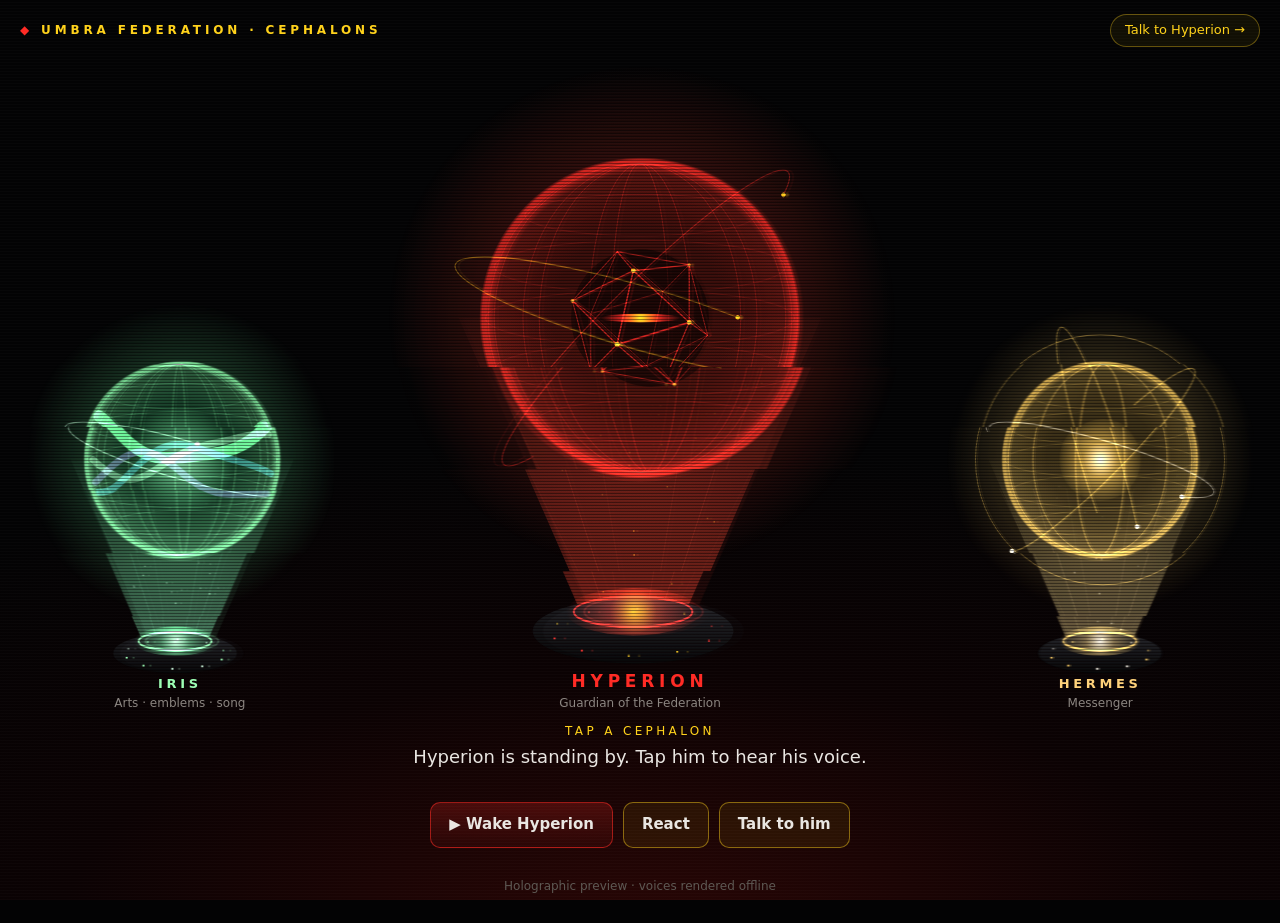
<file: index.html>
<!DOCTYPE html>
<html lang="en">
<head>
<meta charset="utf-8">
<meta name="viewport" content="width=device-width, initial-scale=1, viewport-fit=cover">
<meta name="robots" content="noindex, nofollow, noarchive, nosnippet, noimageindex">
<meta name="referrer" content="no-referrer">
<meta name="theme-color" content="#030304">
<title>Cephalon Hub</title>
<link rel="icon" href="data:image/svg+xml,%3Csvg xmlns='http://www.w3.org/2000/svg' viewBox='0 0 32 32'%3E%3Ccircle cx='16' cy='14' r='10' fill='none' stroke='%23ff2a24' stroke-width='2.5'/%3E%3Cellipse cx='16' cy='14' rx='5' ry='1.6' fill='%23ffd21a'/%3E%3Cellipse cx='16' cy='29' rx='8' ry='2' fill='%23ff2a24'/%3E%3C/svg%3E">
<link rel="stylesheet" href="css/hub.css">
</head>
<body>
<header class="top">
  <div class="brand"><b>◆</b> <span class="long">Umbra Federation · </span>Cephalons</div>
  <a class="pill" href="talk.html">Talk to Hyperion →</a>
</header>

<main>
  <section class="stage" aria-label="Cephalons">
    <button class="pod side" data-bot="iris" aria-label="Hear Iris">
      <canvas aria-hidden="true"></canvas>
      <span class="name"><b>Iris</b></span><span class="role">Arts · emblems · song</span>
    </button>
    <button class="pod main" data-bot="hyperion" aria-label="Hear Hyperion">
      <canvas aria-hidden="true"></canvas>
      <span class="name"><b>Hyperion</b></span><span class="role">Guardian of the Federation</span>
    </button>
    <button class="pod side" data-bot="hermes" aria-label="Hear Hermes">
      <canvas aria-hidden="true"></canvas>
      <span class="name"><b>Hermes</b></span><span class="role">Messenger</span>
    </button>
  </section>

  <section class="caption" aria-live="polite">
    <div class="who" id="who">Tap a cephalon</div>
    <p class="line" id="line">Hyperion is standing by. Tap him to hear his voice.</p>
  </section>

  <div class="controls">
    <button class="btn" id="wake">▶ Wake Hyperion</button>
    <button class="btn alt" id="react">React</button>
    <a class="btn alt" href="talk.html" style="text-decoration:none">Talk to him</a>
  </div>
</main>
<p class="foot">Holographic preview · voices rendered offline</p>

<script src="js/holo.js"></script>
<script src="js/lines.js"></script>
<script src="js/hub.js"></script>
</body>
</html>
</file>
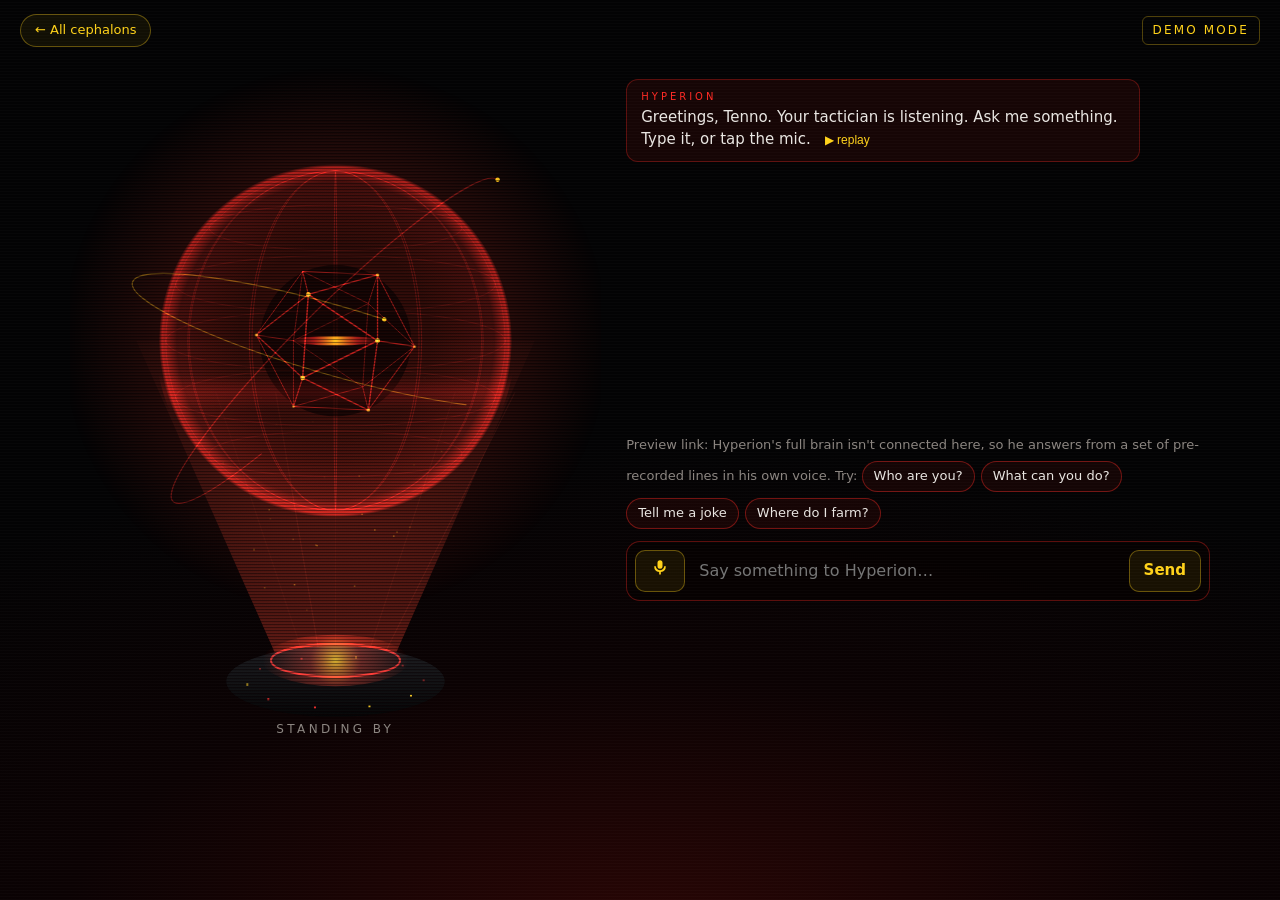
<file: talk.html>
<!DOCTYPE html>
<html lang="en">
<head>
<meta charset="utf-8">
<meta name="viewport" content="width=device-width, initial-scale=1, viewport-fit=cover">
<meta name="robots" content="noindex, nofollow, noarchive, nosnippet, noimageindex">
<meta name="referrer" content="no-referrer">
<meta name="theme-color" content="#030304">
<title>Talk to Hyperion</title>
<link rel="icon" href="data:image/svg+xml,%3Csvg xmlns='http://www.w3.org/2000/svg' viewBox='0 0 32 32'%3E%3Ccircle cx='16' cy='14' r='10' fill='none' stroke='%23ff2a24' stroke-width='2.5'/%3E%3Cellipse cx='16' cy='14' rx='5' ry='1.6' fill='%23ffd21a'/%3E%3Cellipse cx='16' cy='29' rx='8' ry='2' fill='%23ff2a24'/%3E%3C/svg%3E">
<link rel="stylesheet" href="css/hub.css">
<link rel="stylesheet" href="css/talk.css">
</head>
<body class="talk">
<header class="top">
  <a class="pill" href="index.html">← All cephalons</a>
  <span class="mode" id="mode">Demo mode</span>
</header>
<main class="talk-wrap">
  <div class="holo-col">
    <canvas id="holo" aria-hidden="true"></canvas>
    <div class="status" id="status">Standing by</div>
  </div>
  <section class="chat">
    <div class="log" id="log" aria-live="polite"></div>
    <p class="demo-note" id="demoNote">Preview link: Hyperion's full brain isn't connected here, so he answers from a set of pre-recorded lines in his own voice.
      Try: <button class="chip">Who are you?</button><button class="chip">What can you do?</button><button class="chip">Tell me a joke</button><button class="chip">Where do I farm?</button></p>
    <form class="dock" id="dock" autocomplete="off">
      <button type="button" class="mic" id="mic" aria-label="Speak to Hyperion" title="Speak">
        <svg viewBox="0 0 24 24" width="20" height="20" aria-hidden="true"><path fill="currentColor" d="M12 14a3 3 0 0 0 3-3V7a3 3 0 1 0-6 0v4a3 3 0 0 0 3 3zm5-3a5 5 0 0 1-10 0H5a7 7 0 0 0 6 6.92V21h2v-3.08A7 7 0 0 0 19 11h-2z"/></svg>
      </button>
      <label class="sr" for="msg">Message</label>
      <input id="msg" maxlength="500" placeholder="Say something to Hyperion…" enterkeyhint="send">
      <button class="send" id="send" type="submit">Send</button>
    </form>
  </section>
</main>
<script src="js/config.js"></script>
<script src="js/holo.js"></script>
<script src="js/lines.js"></script>
<script src="js/talk.js"></script>
</body>
</html>
</file>
<file: css/hub.css>
:root { --red:#ff2a24; --yel:#ffd21a; --ink:#e9e6e2; --dim:#8b8580; --bg:#030304; }
* { box-sizing: border-box; }
html, body { margin: 0; height: 100%; background: var(--bg); color: var(--ink);
  font: 15px/1.45 "Segoe UI", Roboto, system-ui, -apple-system, sans-serif; }
body { background: radial-gradient(120% 80% at 50% 105%, #2a0605 0%, #0b0203 38%, var(--bg) 70%); overflow-x: hidden; }
body::after { content: ""; position: fixed; inset: 0; pointer-events: none; z-index: 5;
  background: repeating-linear-gradient(0deg, rgba(255,255,255,.018) 0 1px, transparent 1px 3px); }
a { color: var(--yel); }
.top { display: flex; align-items: center; justify-content: space-between; padding: 14px 20px; gap: 12px; }
.brand { font-weight: 700; letter-spacing: .32em; font-size: 12px; color: var(--yel); text-transform: uppercase; }
.brand b { color: var(--red); }
.pill { border: 1px solid rgba(255,210,26,.35); color: var(--yel); border-radius: 999px; padding: 6px 14px; text-decoration: none;
  font-size: 13px; background: rgba(255,210,26,.06); }
.pill:hover { background: rgba(255,210,26,.14); }
.stage { display: grid; grid-template-columns: 1fr 1.9fr 1fr; align-items: end; gap: 0 1vw; max-width: 1280px; margin: 0 auto; padding: 0 2vw; }
.pod { position: relative; display: flex; flex-direction: column; align-items: center; cursor: pointer; border: 0; background: none;
  color: inherit; font: inherit; padding: 0; -webkit-tap-highlight-color: transparent; }
.pod canvas { width: 100%; aspect-ratio: 1 / 1.28; display: block; }
.pod.main canvas { max-height: 68vh; }
.pod.side canvas { max-height: 42vh; }
.pod .name { margin-top: -4px; font-size: 13px; letter-spacing: .28em; text-transform: uppercase; color: var(--dim); transition: color .2s; }
.pod.main .name { font-size: 17px; color: var(--ink); }
.pod[data-bot=hyperion] .name b { color: var(--red); }
.pod[data-bot=iris] .name b { color: #9dffb4; }
.pod[data-bot=hermes] .name b { color: #ffd27a; }
.pod .role { font-size: 12px; color: var(--dim); margin-top: 2px; }
.pod:focus-visible { outline: 1px dashed var(--yel); outline-offset: 4px; }
.pod.speaking .name { color: var(--ink); text-shadow: 0 0 12px currentColor; }
.caption { min-height: 4.2em; max-width: 760px; margin: 10px auto 0; padding: 0 20px; text-align: center; }
.caption .who { font-size: 12px; letter-spacing: .28em; text-transform: uppercase; color: var(--yel); min-height: 1.4em; }
.caption .line { font-size: 18px; margin: 4px 0 0; color: var(--ink); }
.controls { display: flex; gap: 10px; justify-content: center; flex-wrap: wrap; margin: 16px 0 10px; padding: 0 16px; }
.btn { border: 1px solid rgba(255,42,36,.55); background: linear-gradient(180deg, rgba(255,42,36,.22), rgba(255,42,36,.06));
  color: var(--ink); border-radius: 10px; padding: 11px 18px; font: inherit; font-weight: 600; cursor: pointer; }
.btn.alt { border-color: rgba(255,210,26,.45); background: rgba(255,210,26,.07); }
.btn:hover { filter: brightness(1.25); }
.btn:disabled { opacity: .5; cursor: default; }
.foot { text-align: center; color: #5d5853; font-size: 12px; padding: 18px 16px 28px; }
@media (max-width: 640px) {
  .top { padding: 10px 12px; }
  .brand { letter-spacing: .2em; font-size: 11px; }
  .stage { grid-template-columns: 1fr 1.8fr 1fr; gap: 0; padding: 0 4px; margin-top: 6px; }
  .pod .name { font-size: 10px; letter-spacing: .16em; margin-top: 4px; }
  .pod.main canvas { max-height: 54vh; }
  .brand .long { display: none; }
  .pill { padding: 6px 12px; white-space: nowrap; }
  .pod.main .name { font-size: 14px; }
  .pod .role { display: none; }
  .caption .line { font-size: 16px; }
}
</file>
<file: css/talk.css>
.sr { position: absolute; width: 1px; height: 1px; overflow: hidden; clip: rect(0 0 0 0); }
.mode { font-size: 12px; letter-spacing: .18em; text-transform: uppercase; color: var(--yel); border: 1px solid rgba(255,210,26,.3);
  padding: 5px 10px; border-radius: 6px; }
.mode.live { color: #7dffa0; border-color: rgba(125,255,160,.35); }
.talk-wrap { display: grid; grid-template-columns: minmax(280px, 1fr) minmax(320px, 1.1fr); gap: 2vw; max-width: 1180px; margin: 0 auto;
  padding: 0 20px 24px; align-items: start; }
.holo-col { position: sticky; top: 8px; text-align: center; }
#holo { width: 100%; aspect-ratio: 1 / 1.28; max-height: 74vh; display: block; }
.status { font-size: 12px; letter-spacing: .28em; text-transform: uppercase; color: var(--dim); margin-top: -6px; }
.chat { display: flex; flex-direction: column; min-height: 60vh; padding-top: 2vh; }
.log { flex: 1; display: flex; flex-direction: column; gap: 10px; padding-bottom: 12px; }
.msg { max-width: 88%; padding: 10px 14px; border-radius: 12px; white-space: pre-wrap; }
.msg.you { align-self: flex-end; background: rgba(255,210,26,.09); border: 1px solid rgba(255,210,26,.22); }
.msg.hyp { align-self: flex-start; background: rgba(255,42,36,.08); border: 1px solid rgba(255,42,36,.3); }
.msg.hyp::before { content: "HYPERION"; display: block; font-size: 10px; letter-spacing: .3em; color: var(--red); margin-bottom: 3px; }
.msg.hyp .replay { margin-left: 8px; background: none; border: 0; color: var(--yel); cursor: pointer; font-size: 12px; }
.demo-note { font-size: 13px; color: var(--dim); margin: 4px 0 12px; }
.chip { margin: 6px 6px 0 0; border: 1px solid rgba(255,42,36,.4); background: rgba(255,42,36,.07); color: var(--ink);
  border-radius: 999px; padding: 5px 11px; cursor: pointer; font: inherit; font-size: 13px; }
.dock { display: flex; gap: 8px; position: sticky; bottom: 10px; background: rgba(6,2,2,.85); backdrop-filter: blur(6px);
  border: 1px solid rgba(255,42,36,.35); border-radius: 14px; padding: 8px; }
.dock input { flex: 1; min-width: 0; background: transparent; border: 0; color: var(--ink); font: inherit; font-size: 16px; outline: none; padding: 6px; }
.mic, .send { border: 1px solid rgba(255,210,26,.35); background: rgba(255,210,26,.08); color: var(--yel); border-radius: 10px;
  padding: 0 14px; cursor: pointer; font: inherit; font-weight: 600; min-height: 42px; }
.mic.hot { background: rgba(255,42,36,.35); color: #fff; border-color: var(--red); }
.mic[hidden] { display: none; }
@media (max-width: 760px) {
  .talk-wrap { grid-template-columns: 1fr; padding: 0 12px 16px; }
  .holo-col { position: relative; }
  #holo { max-height: 42vh; margin: 0 auto; width: auto; height: 42vh; }
  .chat { min-height: 0; }
}
</file>
